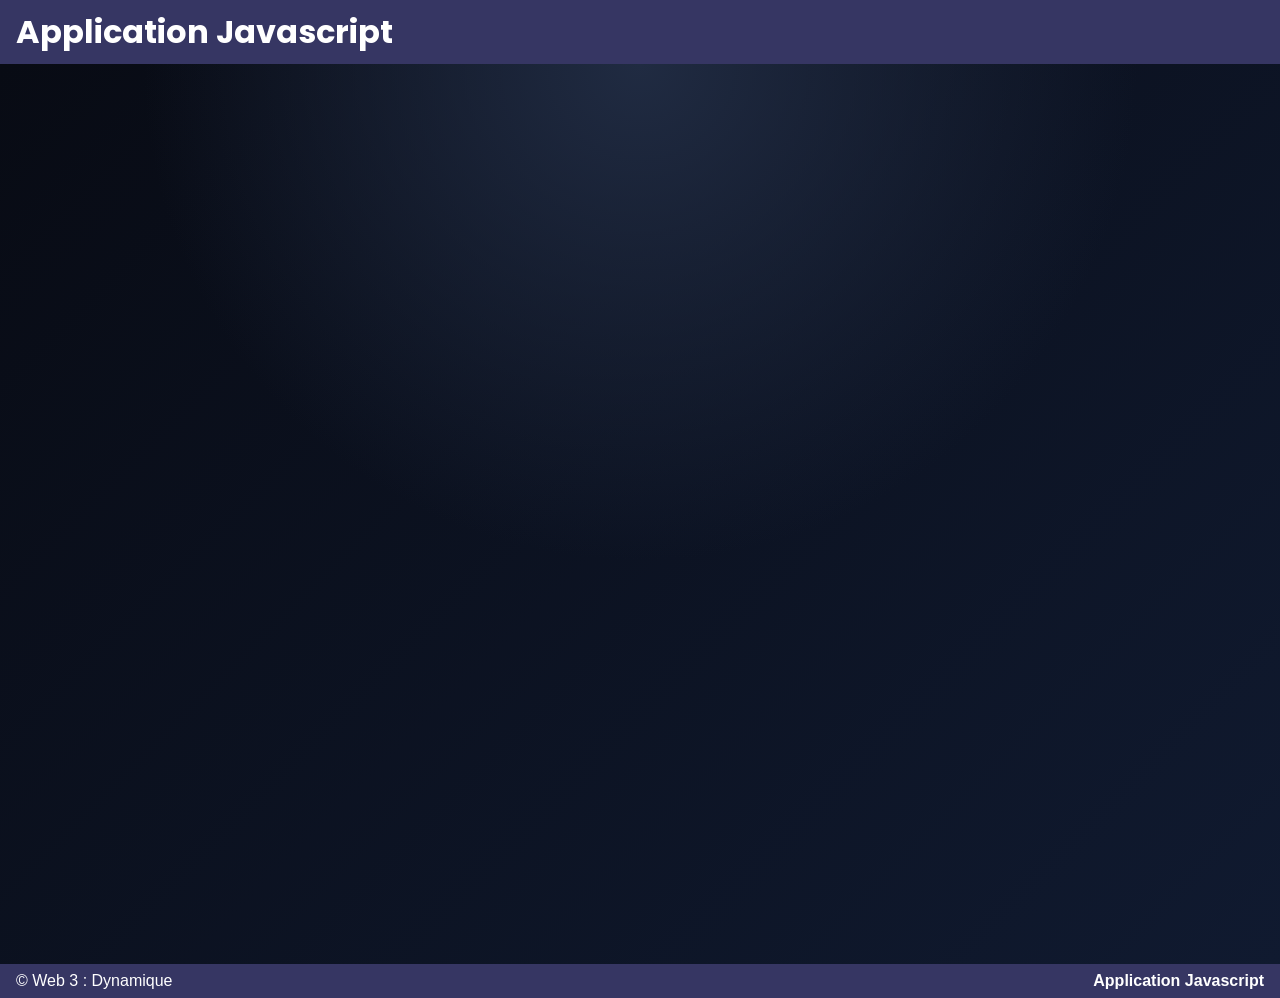
<file: index.html>
<!DOCTYPE html>
<html lang="fr">

<head>
	<meta charset="UTF-8" />
	<link rel="shortcut icon" href="img/favicon.svg" type="image/svg+xml" />
	<link rel="stylesheet" href="css/style.css" />
	<script type="module">
		import App from "./src/App.js";
		App.main();
	</script>
	<title>Application Javascript</title>
</head>

<body>
	<div id="interface">
		<header>
			<h1>Application Javascript</h1>
		</header>
		<div id="app"></div>
		<footer><span>&copy; Web 3 : Dynamique</span><strong>Application Javascript</strong></footer>
	</div>
</body>

</html>
</file>
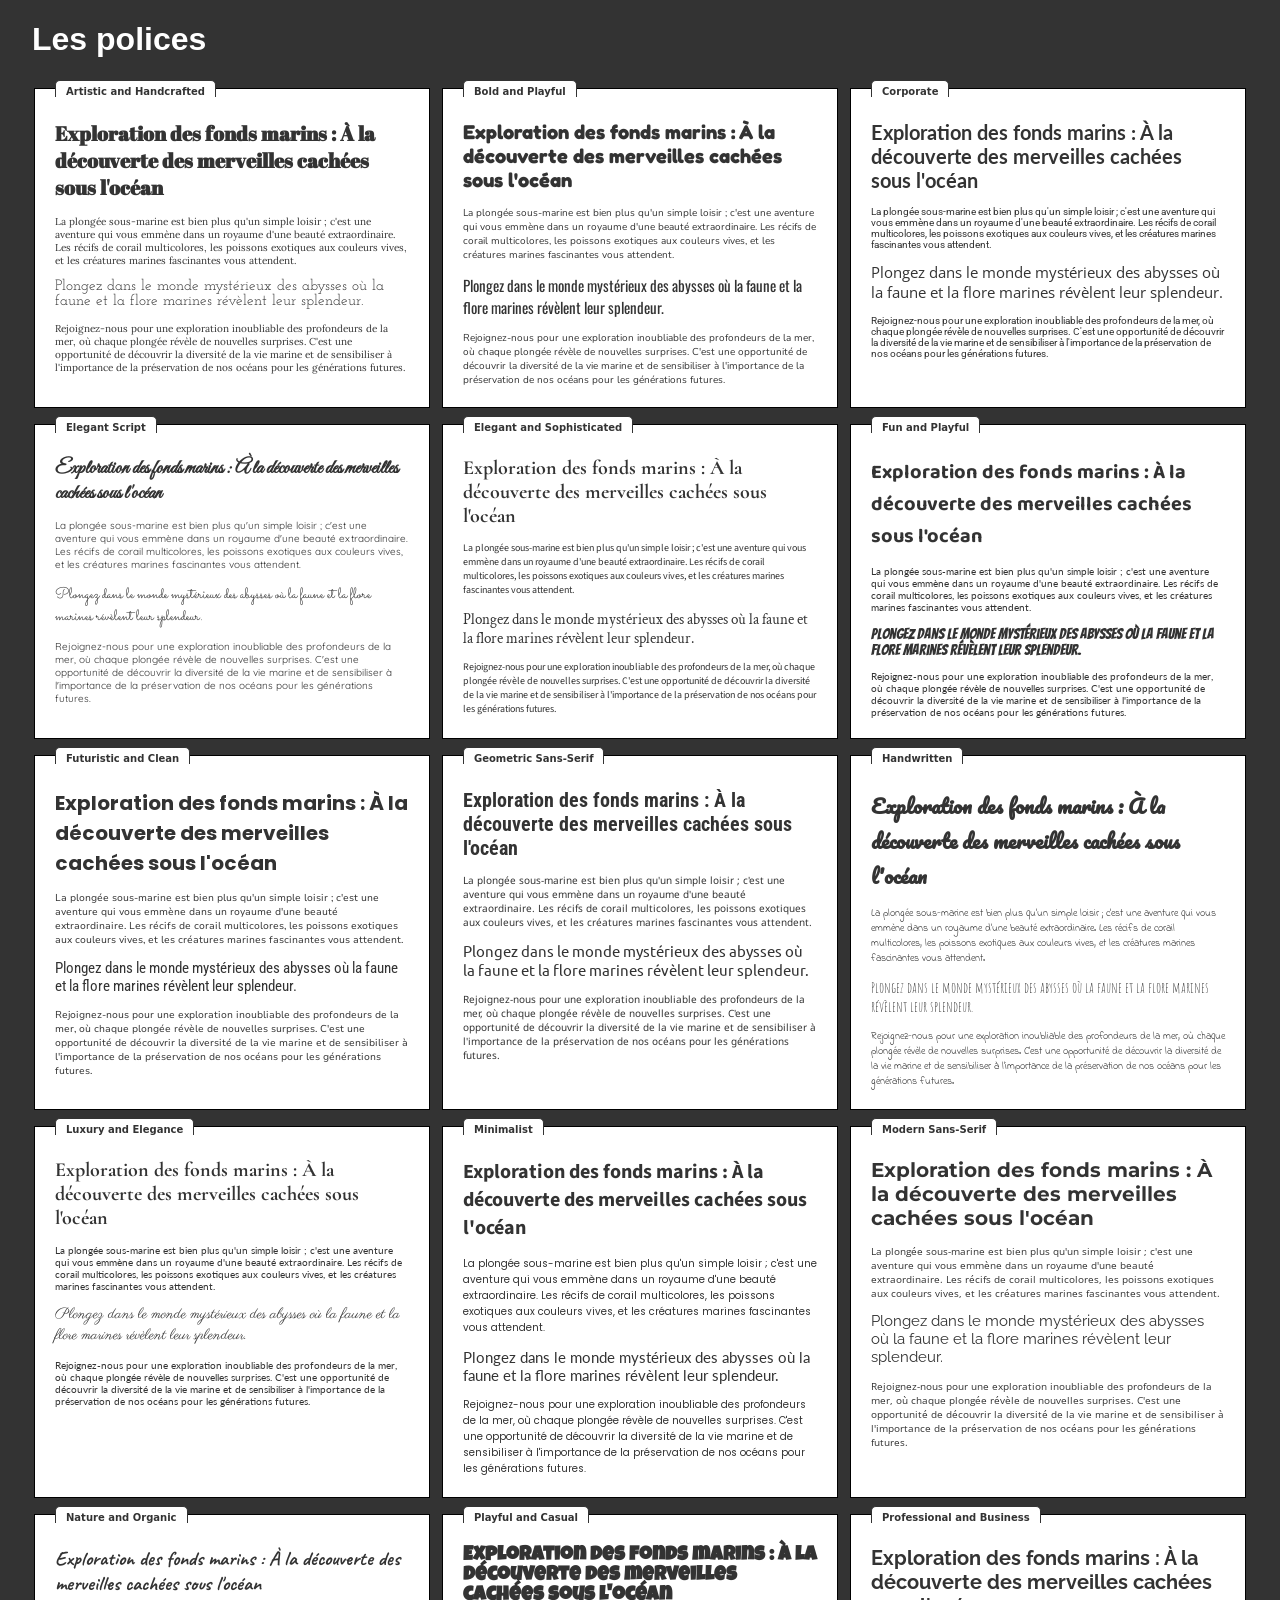
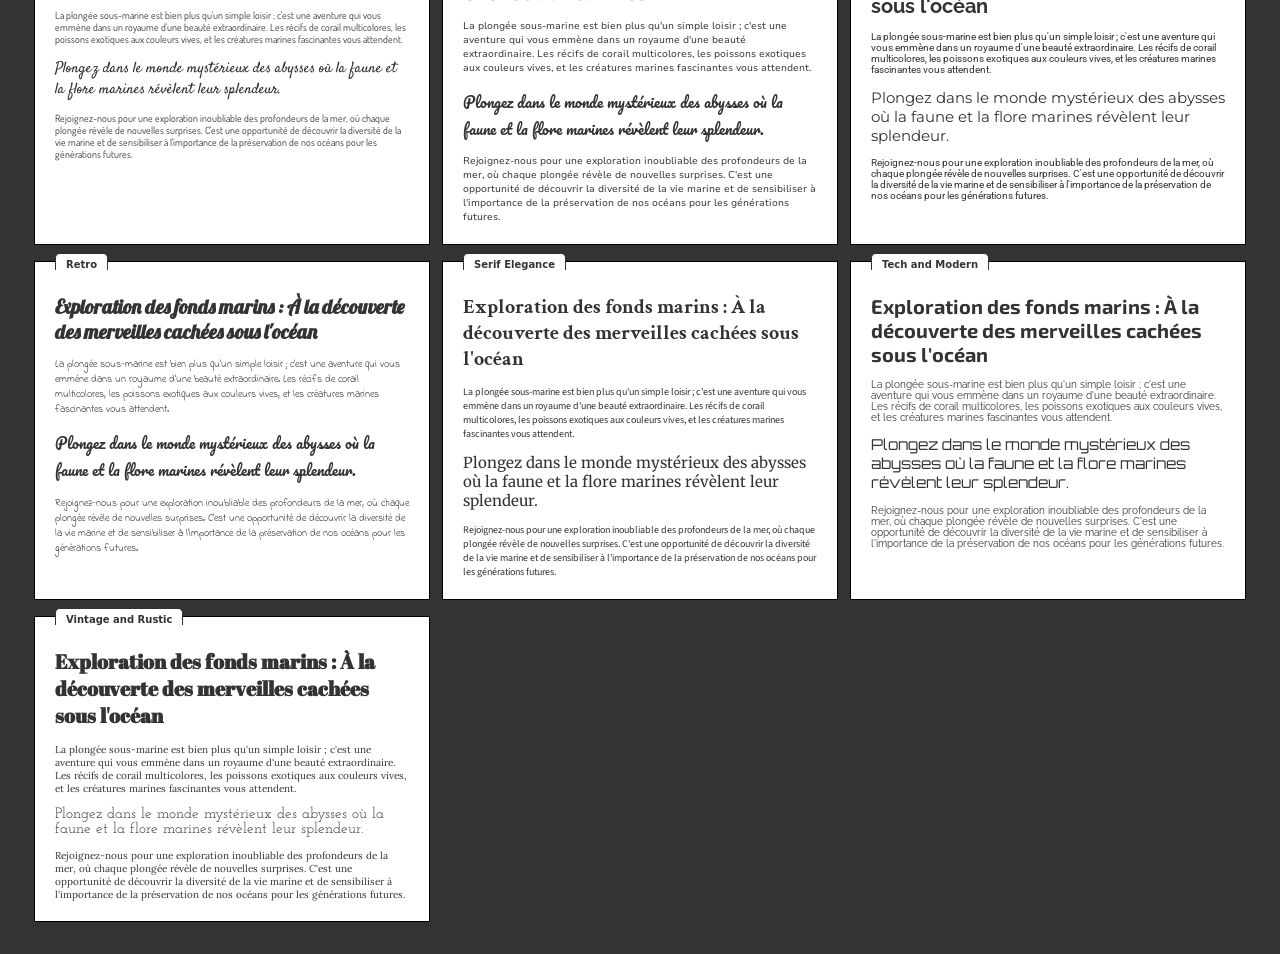
<file: css/polices/index.html>
<!DOCTYPE html>
<html lang="en">

<head>
	<meta charset="UTF-8">
	<meta name="viewport" content="width=device-width, initial-scale=1.0">
	<title>Document</title>
	<link rel="stylesheet" href="style.css">
	<script type="module">
		var styles = {
			"Artistic and Handcrafted": "#artistic-handcrafted{--font-heading 'Poiret One', cursive;--font-subheading;'Indie Flower', cursive;--font-body;'Dancing Script', cursive}",
			"Bold and Playful": "#bold-playful{--font-heading: 'Fredoka One', sans-serif;--font-subheading: 'Oswald', sans-serif;--font-body: 'Nunito', sans-serif}",
			"Corporate": "#corporate{--font-heading: 'Lato', sans-serif;--font-subheading: 'Open Sans', sans-serif;--font-body: 'Roboto', sans-serif;}",
			"Elegant Script": "#elegant-script{--font-heading: 'Great Vibes', cursive;--font-subheading: 'Sacramento', cursive;--font-body: 'Quicksand', sans-serif;}",
			"Elegant and Sophisticated": "#elegant-sophisticated{--font-heading: 'Cormorant', serif;--font-subheading: 'Crimson Text', serif;--font-body: 'Source Sans Pro', sans-serif;}",
			"Fun and Playful": "#fun-playful{ --font-heading: 'Baloo', cursive;--font-subheading: 'Bangers', cursive;--font-body: 'Lato', sans-serif;}",
			"Futuristic and Clean": "#futuristic-clean{--font-heading: 'Poppins', sans-serif;--font-subheading: 'Roboto Condensed', sans-serif;--font-body: 'Nunito Sans', sans-serif;}",
			"Geometric Sans-Serif": "#geometric-sans-serif{--font-heading: 'Roboto Condensed', sans-serif;--font-subheading: 'Ubuntu', sans-serif;--font-body: 'Noto Sans', sans-serif;}",
			"Handwritten": "#handwritten{--font-heading: 'Pacifico', sans-serif;--font-subheading: 'Amatic SC', cursive;--font-body: 'Indie Flower', cursive;}",
			"Luxury and Elegance": "#luxury-elegance{--font-heading: 'Cormorant Garamond', serif;--font-subheading: 'Parisienne', cursive;--font-body: 'Lato', sans-serif;}",
			"Minimalist": "#minimalist{--font-heading: 'Source Sans Pro', sans-serif;--font-subheading: 'Lato', sans-serif;--font-body: 'Poppins', sans-serif;}",
			"Modern Sans-Serif": "#modern-serif{--font-heading: 'Montserrat', sans-serif;--font-subheading: 'Raleway', sans-serif;--font-body: 'Open Sans', sans-serif;}",
			"Nature and Organic": "#nature-organic{ --font-heading: 'Caveat', cursive;--font-subheading: 'Satisfy', cursive;--font-body: 'Dosis', sans-serif;}",
			"Playful and Casual": "#playful-casual{--font-heading: 'Luckiest Guy', cursive;--font-subheading: 'Pacifico', cursive;--font-body: 'Nunito Sans', sans-serif;}",
			"Professional and Business": "#professional-business{--font-heading: 'Raleway', sans-serif;--font-subheading: 'Montserrat', sans-serif;--font-body: 'Roboto', sans-serif;}",
			"Retro": "#retro{--font-heading: 'Lobster', cursive;--font-subheading: 'Pacifico', cursive;--font-body: 'Indie Flower', cursive;}",
			"Serif Elegance": "#serif-elegance{--font-heading: 'Crimson Text', serif;--font-subheading: 'Merriweather', serif;--font-body: 'Source Sans Pro', sans-serif;}",
			"Tech and Modern": "#tech-modern{--font-heading: 'Exo 2', sans-serif;--font-subheading: 'Orbitron', sans-serif;--font-body: 'Raleway', sans-serif;}",
			"Vintage and Rustic": "#vintage-rustic{--font-heading: 'Abril Fatface', cursive;--font-subheading: 'Josefin Slab', serif;--font-body: 'Lora', serif;}",
		};
		var style = document.head.appendChild(document.createElement("style"));
		style.innerHTML = Object.values(styles).join("\n");
		var cardTemplate = document.getElementById("template-card").content;
		for (let nom in styles) {
			let card = cardTemplate.cloneNode(true);
			card.querySelector("fieldset").id = styles[nom].slice(1).split("{")[0];
			card.querySelector("legend").innerHTML = nom;
			document.querySelector("main").appendChild(card);
		}
	</script>
</head>

<body>
	<div id="interface">
		<header>
			<h1>Les polices</h1>
		</header>
		<main></main>
	</div>
	<template id="template-card">
		<fieldset class="card">
			<legend>Modern Sans-Serif</legend>
			<div>
				<h1>Exploration des fonds marins : À la découverte des merveilles cachées sous l'océan</h1>
				<p>La plongée sous-marine est bien plus qu'un simple loisir ; c'est une aventure qui vous emmène dans un royaume d'une beauté extraordinaire. Les récifs de corail multicolores, les poissons exotiques aux couleurs vives, et les créatures marines fascinantes vous attendent.</p>
				<h2>Plongez dans le monde mystérieux des abysses où la faune et la flore marines révèlent leur splendeur.</h2>
				<p>Rejoignez-nous pour une exploration inoubliable des profondeurs de la mer, où chaque plongée révèle de nouvelles surprises. C'est une opportunité de découvrir la diversité de la vie marine et de sensibiliser à l'importance de la préservation de nos océans pour les générations futures.</p>
			</div>
		</fieldset>
	</template>
</body>

</html>
</file>
<file: css/style.css>
@import 'polices/futuristic-clean.css';
@import 'variables.css';
@import 'boilerplate.css';
@import 'interface.css';
@import 'nav.css';
@import 'app.css';
</file>
<file: css/polices/style.css>
@import url("artistic-handcrafted.css");
@import url("bold-playful.css");
@import url("corporate.css");
@import url("elegant-script.css");
@import url("elegant-sophisticated.css");
@import url("fun-playful.css");
@import url("futuristic-clean.css");
@import url("geometric-sans-serif.css");
@import url("handwritten.css");
@import url("luxury-elegance.css");
@import url("minimalist.css");
@import url("modern-serif.css");
@import url("nature-organic.css");
@import url("playful-casual.css");
@import url("professional-business.css");
@import url("retro.css");
@import url("serif-elegance.css");
@import url("tech-modern.css");
@import url("vintage-rustic.css");
html {
	background-color: #333;
	color: #fff;
	font-family: Arial, Helvetica, sans-serif;
}
body {
	margin: 0 2em;
}
#interface > header > h1 {
	font-family: Arial, Helvetica, sans-serif;

}
.card {
	font-family: var(--font-body);
	font-size: 10px;
	border: 1px solid black;
	padding: 1em 2em;
	background-color: #fff;
	color: #333;
}
h1,
h3,
.heading {
	font-family: var(--font-heading);
	font-weight: 700;
}
legend {
	font-family: system-ui, -apple-system, BlinkMacSystemFont, 'Segoe UI', Roboto, Oxygen, Ubuntu, Cantarell, 'Open Sans', 'Helvetica Neue', sans-serif;
	font-weight: bold;
	border: 1px solid #333;
	border-bottom: none;
	border-radius: .5em .5em 0 0;
}
h2,
h4,
th,
caption,
label,
figcaption,
.subheading {
	font-family: var(--font-subheading);
	font-weight: 400;
}
legend {
	background-color: #fff;
	padding: .5em 1em 0;
}
main {
	display: grid;
	grid-template-columns: repeat(auto-fit, minmax(300px, 1fr));
	gap: .5em;
	padding-bottom: 2em;
}
</file>
